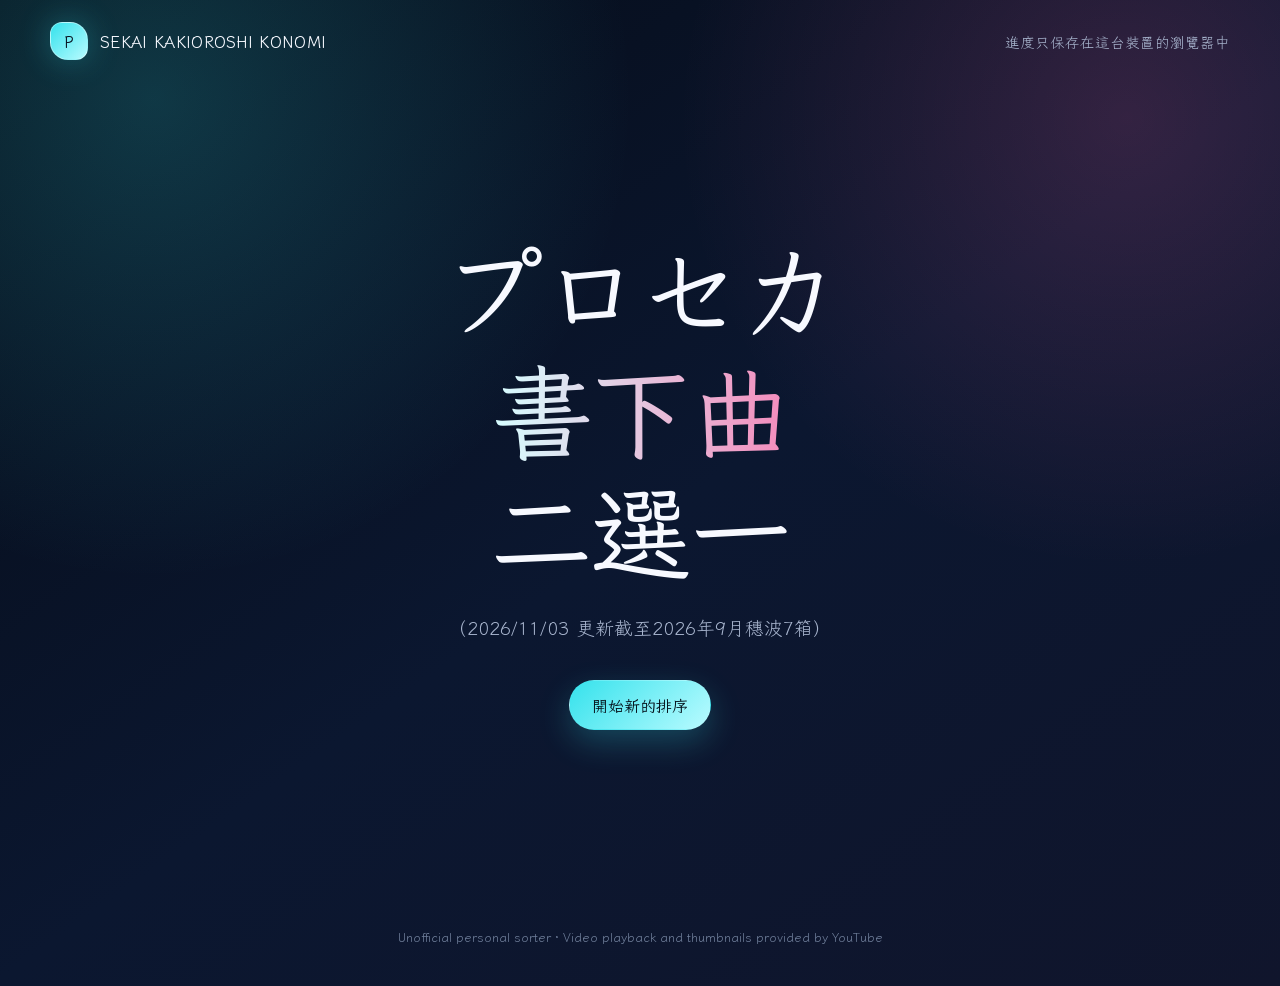
<file: index.html>
<!doctype html>
<html lang="zh-Hant">
  <head>
    <meta charset="utf-8">
    <meta name="viewport" content="width=device-width, initial-scale=1">
    <meta name="robots" content="noindex, nofollow, noarchive">
    <meta name="googlebot" content="noindex, nofollow, noarchive">
    <meta name="referrer" content="strict-origin-when-cross-origin">
    <meta name="theme-color" content="#07101f">
    <title>プロセカ 書下曲 二選一</title>
    <meta name="description" content="從 164 首プロセカ書下曲中排出你的Top 10。">
    <link rel="stylesheet" href="./css/styles.css">
  </head>
  <body>
    <header class="site-header site-shell">
      <a class="brand" href="./index.html" aria-label="返回首頁">
        <span class="brand-mark" aria-hidden="true">P</span>
        <span>SEKAI KAKIOROSHI KONOMI</span>
      </a>
      <span class="header-status" id="saved-status">進度只保存在這台裝置的瀏覽器中</span>
    </header>

    <main class="site-shell">
      <section class="hero">
        <div>
          <h1 class="hero-title">プロセカ<span>書下曲</span>二選一</h1>
          <p class="hero-copy">
            （2026/11/03 更新截至2026年9月穗波7箱）
          </p>
          <div class="hero-actions">
            <button class="button button-primary" id="start-button" type="button">開始新的排序</button>
            <button class="button button-secondary" id="continue-button" type="button" hidden>繼續上次進度</button>
          </div>
        </div>
      </section>
    </main>

    <footer class="footer site-shell">Unofficial personal sorter · Video playback and thumbnails provided by YouTube</footer>

    <script src="./js/songs.js?v=20261103-2"></script>
    <script src="./js/common.js?v=20261103-3"></script>
    <script src="./js/index.js?v=20261103-2"></script>
  </body>
</html>
</file>
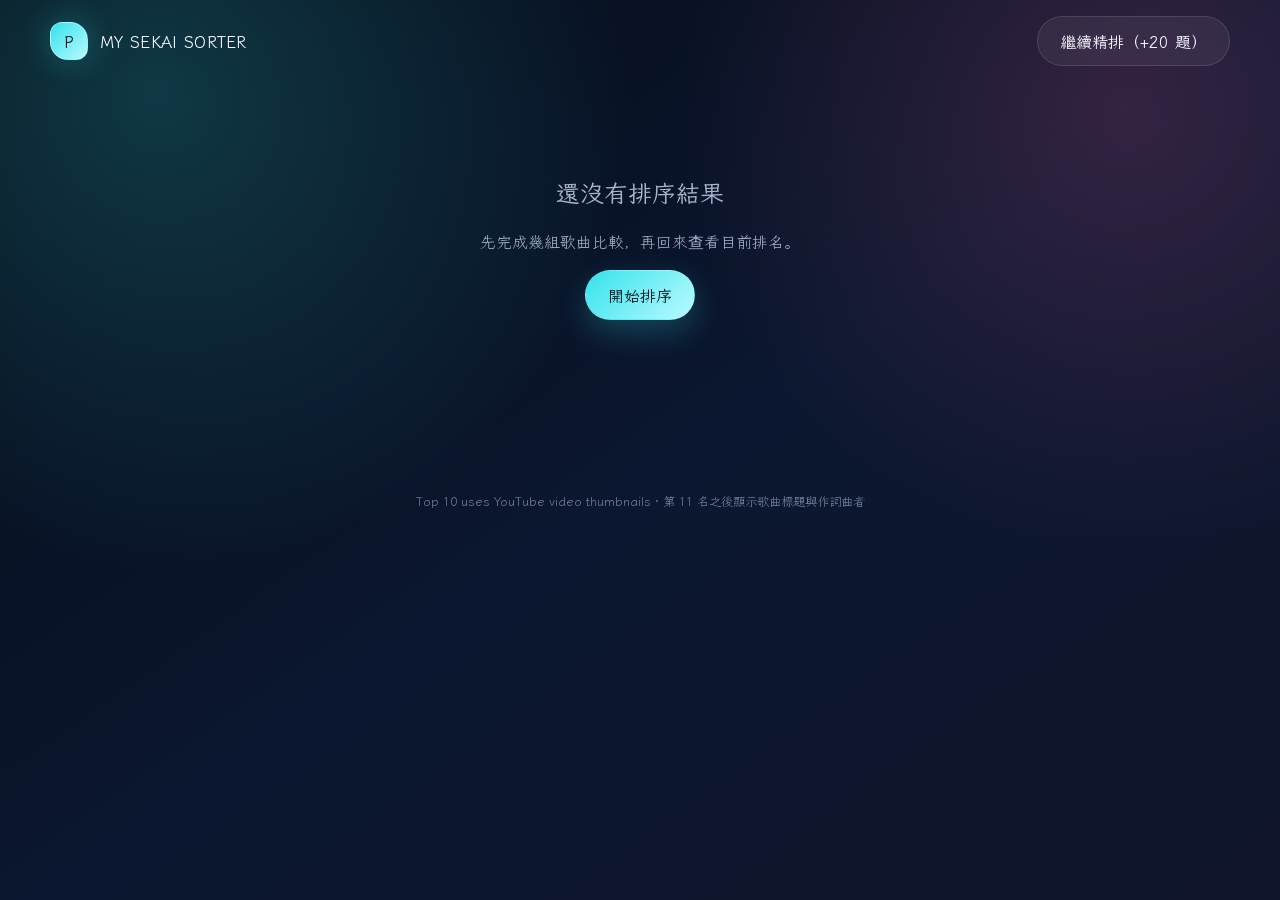
<file: results.html>
<!doctype html>
<html lang="zh-Hant">
  <head>
    <meta charset="utf-8">
    <meta name="viewport" content="width=device-width, initial-scale=1">
    <meta name="robots" content="noindex, nofollow, noarchive">
    <meta name="googlebot" content="noindex, nofollow, noarchive">
    <meta name="referrer" content="strict-origin-when-cross-origin">
    <meta name="theme-color" content="#07101f">
    <title>我的歌曲排名｜プロセカ 書き下ろし楽曲</title>
    <link rel="stylesheet" href="./css/styles.css">
  </head>
  <body>
    <header class="site-header site-shell">
      <a class="brand" href="./index.html" aria-label="返回首頁">
        <span class="brand-mark" aria-hidden="true">P</span>
        <span>MY SEKAI SORTER</span>
      </a>
      <button class="button button-secondary" id="continue-sorting" type="button">繼續精排（+20 題）</button>
    </header>

    <main class="page-main site-shell">
      <section class="empty-state" id="empty-state" hidden>
        <h1>還沒有排序結果</h1>
        <p>先完成幾組歌曲比較，再回來查看目前排名。</p>
        <a class="button button-primary" href="./sorter.html">開始排序</a>
      </section>

      <div id="result-content">
        <section class="result-hero">
          <label class="nickname-field" for="nickname-input">
            <span>暱稱</span>
            <input id="nickname-input" type="text" maxlength="24" autocomplete="nickname" placeholder="輸入暱稱">
          </label>
          <div class="page-heading">
            <div>
              <h1 class="page-title">MY TOP 10</h1>
            </div>
            <div>
              <div class="result-actions">
                <button class="button button-primary" id="export-button" type="button">下載圖片</button>
                <button class="button button-danger" id="restart-button" type="button">重新開始</button>
              </div>
              <p class="export-status" id="export-status" aria-live="polite"></p>
            </div>
          </div>
          <div class="top-ten-grid" id="top-ten-grid"></div>
        </section>

        <section class="full-ranking">
          <h2>第 11 名之後</h2>
          <ol class="ranking-list" id="ranking-list" start="11"></ol>
        </section>
      </div>
    </main>

    <footer class="footer site-shell">Top 10 uses YouTube video thumbnails · 第 11 名之後顯示歌曲標題與作詞曲者</footer>

    <script src="./js/songs.js?v=20261103-2"></script>
    <script src="./js/common.js?v=20261103-3"></script>
    <script src="./js/results.js?v=20261103-2"></script>
  </body>
</html>
</file>
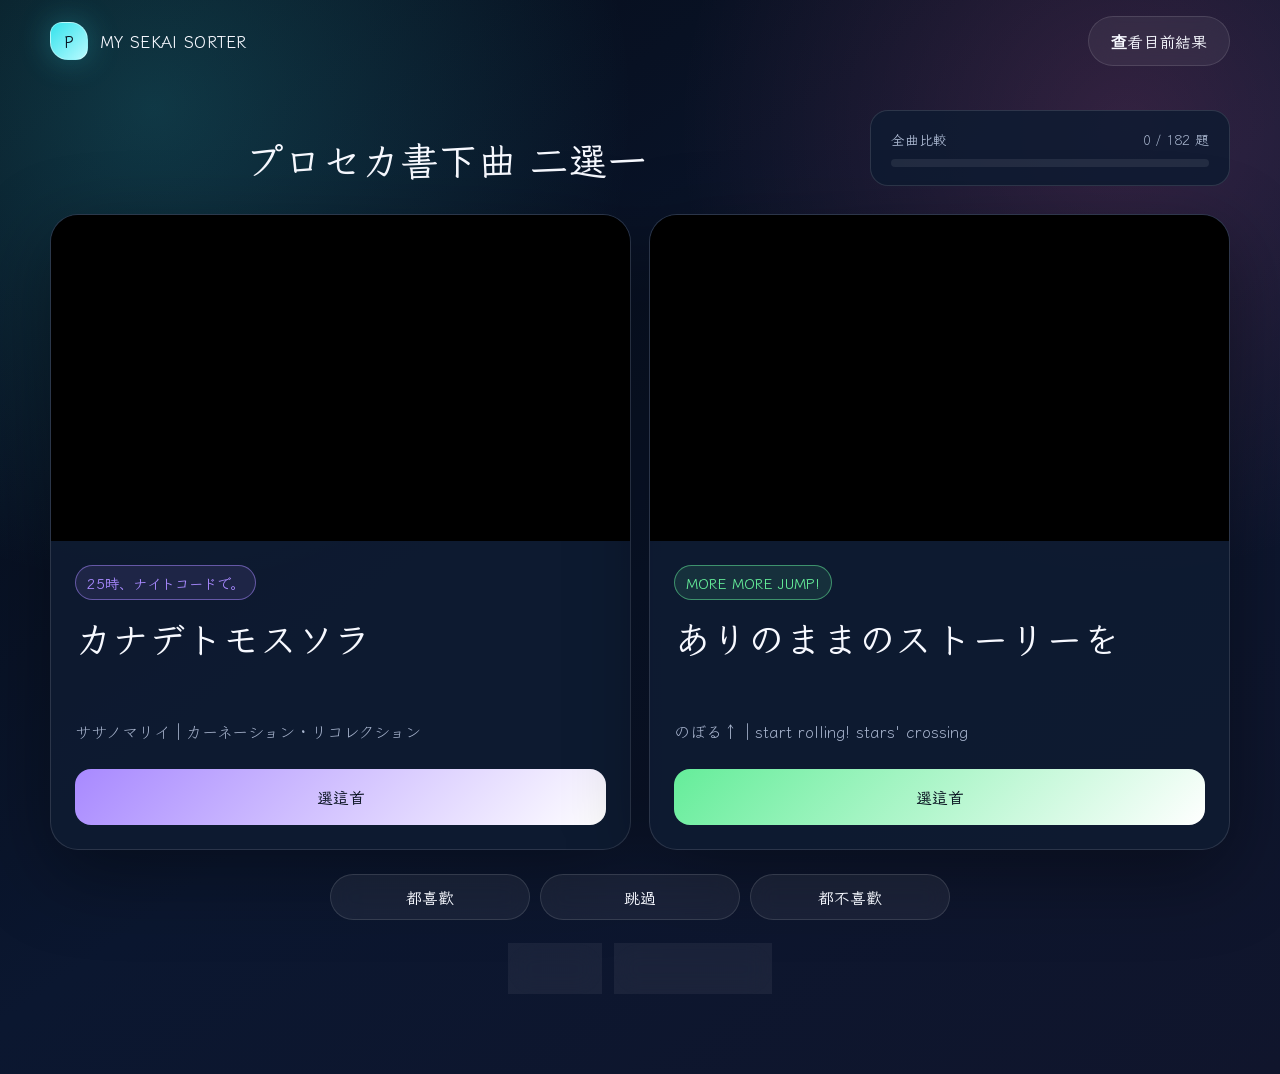
<file: sorter.html>
<!doctype html>
<html lang="zh-Hant">
  <head>
    <meta charset="utf-8">
    <meta name="viewport" content="width=device-width, initial-scale=1">
    <meta name="robots" content="noindex, nofollow, noarchive">
    <meta name="googlebot" content="noindex, nofollow, noarchive">
    <meta name="referrer" content="strict-origin-when-cross-origin">
    <meta name="theme-color" content="#07101f">
    <title>歌曲二選一｜プロセカ 書き下ろし楽曲</title>
    <link rel="stylesheet" href="./css/styles.css?v=20261103-3">
  </head>
  <body>
    <header class="site-header site-shell">
      <a class="brand" href="./index.html" aria-label="返回首頁並保留進度">
        <span class="brand-mark" aria-hidden="true">P</span>
        <span>MY SEKAI SORTER</span>
      </a>
      <a class="button button-secondary" href="./results.html">查看目前結果</a>
    </header>

    <main class="page-main site-shell">
      <section class="page-heading">
        <div class="sorter-title-wrap">
          <h1 class="page-title sorter-page-title">プロセカ書下曲 二選一</h1>
        </div>
        <div class="progress-card">
          <div class="progress-meta">
            <strong id="progress-stage">全曲比較</strong>
            <span id="progress-detail">0 / 176 題</span>
          </div>
          <div class="progress-track" role="progressbar" aria-label="排序進度" aria-valuemin="0" aria-valuemax="100" aria-valuenow="0">
            <div class="progress-bar" id="progress-bar"></div>
          </div>
        </div>
      </section>

      <section class="duel-grid" aria-label="歌曲二選一">
        <article class="song-card" id="left-card">
          <div class="video-frame">
            <div id="left-player" aria-label="左側歌曲 YouTube 播放器"></div>
          </div>
          <div class="song-info">
            <span class="song-unit" id="left-unit"></span>
            <h2 class="song-title" id="left-title"></h2>
            <p class="song-meta" id="left-meta"></p>
          </div>
          <button class="choice-button" id="left-choose" type="button">選這首</button>
        </article>

        <div class="pair-actions" aria-label="兩首歌曲的共同操作">
          <button class="button button-secondary pair-action" id="both-like-button" type="button">都喜歡</button>
          <button class="button button-secondary pair-action" id="skip-button" type="button">跳過</button>
          <button class="button button-secondary pair-action" id="both-dislike-button" type="button">都不喜歡</button>
        </div>

        <article class="song-card" id="right-card">
          <div class="video-frame">
            <div id="right-player" aria-label="右側歌曲 YouTube 播放器"></div>
          </div>
          <div class="song-info">
            <span class="song-unit" id="right-unit"></span>
            <h2 class="song-title" id="right-title"></h2>
            <p class="song-meta" id="right-meta"></p>
          </div>
          <button class="choice-button" id="right-choose" type="button">選這首</button>
        </article>
      </section>

      <div class="sorter-controls">
        <button class="button button-secondary" id="undo-button" type="button">上一題</button>
        <a class="button button-secondary" href="./index.html">暫停並返回首頁</a>
      </div>
      <p class="status-message" id="sorter-status" aria-live="polite"></p>
    </main>

    <script src="./js/songs.js?v=20261103-2"></script>
    <script src="./js/common.js?v=20261103-3"></script>
    <script src="./js/sorter.js?v=20261103-5"></script>
  </body>
</html>
</file>
<file: css/styles.css>
@import url("https://fonts.googleapis.com/css2?family=Klee+One&display=swap");

:root {
  color-scheme: dark;
  --bg: #07101f;
  --surface: rgba(15, 27, 49, 0.86);
  --surface-strong: #13233f;
  --line: rgba(255, 255, 255, 0.12);
  --text: #f7f9ff;
  --muted: #a9b6cf;
  --cyan: #35e2ec;
  --pink: #ff5fa2;
  --yellow: #ffe869;
  --violet: #9577ff;
  --radius-lg: 28px;
  --radius-md: 18px;
  --shadow: 0 24px 80px rgba(0, 0, 0, 0.38);
}

* {
  box-sizing: border-box;
}

html {
  min-height: 100%;
  scroll-behavior: smooth;
}

body {
  min-height: 100vh;
  margin: 0;
  overflow-x: hidden;
  color: var(--text);
  background:
    radial-gradient(circle at 12% 10%, rgba(53, 226, 236, 0.2), transparent 30rem),
    radial-gradient(circle at 88% 12%, rgba(255, 95, 162, 0.17), transparent 28rem),
    linear-gradient(145deg, #050b16 0%, #0b1730 52%, #10152c 100%);
  font-family: "Klee One", cursive;
  font-weight: 400;
  font-style: normal;
}

body::before {
  position: fixed;
  inset: 0;
  z-index: -1;
  content: "";
  pointer-events: none;
  opacity: 0.22;
  background-image: radial-gradient(rgba(255, 255, 255, 0.32) 0.7px, transparent 0.7px);
  background-size: 22px 22px;
  mask-image: linear-gradient(to bottom, black, transparent 80%);
}

a {
  color: inherit;
  text-decoration: none;
}

button,
a {
  -webkit-tap-highlight-color: transparent;
}

button {
  font: inherit;
}

.site-shell {
  width: min(1180px, calc(100% - 32px));
  margin: 0 auto;
}

.site-header {
  display: flex;
  align-items: center;
  justify-content: space-between;
  min-height: 82px;
  gap: 20px;
}

.brand {
  display: inline-flex;
  align-items: center;
  gap: 12px;
  font-weight: 900;
  letter-spacing: 0.02em;
}

.brand-mark {
  display: grid;
  width: 38px;
  height: 38px;
  place-items: center;
  border: 1px solid rgba(255, 255, 255, 0.35);
  border-radius: 12px 18px 12px 18px;
  color: #08111f;
  background: linear-gradient(135deg, var(--cyan), #b7fbff);
  box-shadow: 0 0 32px rgba(53, 226, 236, 0.3);
}

.header-status {
  color: var(--muted);
  font-size: 0.92rem;
}

.hero {
  display: flex;
  min-height: calc(100vh - 82px);
  padding: 64px 0 92px;
  align-items: center;
  justify-content: center;
  text-align: center;
}

.hero > div {
  width: min(100%, 1000px);
  min-width: 0;
  margin: 0 auto;
}

h1,
h2,
h3,
p {
  margin-top: 0;
}

.hero-title {
  max-width: 100%;
  margin-bottom: 24px;
  font-size: clamp(2.8rem, 8vw, 6.8rem);
  line-height: 1.18;
  letter-spacing: -0.025em;
  overflow-wrap: normal;
  text-wrap: balance;
  word-break: keep-all;
}

.hero-title span {
  display: block;
  color: transparent;
  background: linear-gradient(90deg, var(--cyan), #d7fcff 36%, var(--pink) 76%, var(--yellow));
  -webkit-background-clip: text;
  background-clip: text;
}

.hero-copy {
  max-width: 900px;
  margin: 0 auto 36px;
  color: var(--muted);
  font-size: clamp(1rem, 2vw, 1.18rem);
  line-height: 1.8;
  overflow-wrap: anywhere;
}

.hero-actions {
  justify-content: center;
}

.hero-actions,
.result-actions,
.sorter-controls {
  display: flex;
  flex-wrap: wrap;
  gap: 12px;
}

.button {
  display: inline-flex;
  min-height: 50px;
  padding: 0 22px;
  align-items: center;
  justify-content: center;
  border: 1px solid transparent;
  border-radius: 999px;
  cursor: pointer;
  font-weight: 850;
  transition: transform 160ms ease, box-shadow 160ms ease, border-color 160ms ease, background 160ms ease;
}

.button:hover {
  transform: translateY(-2px);
}

.button:focus-visible,
.choice-button:focus-visible,
.icon-button:focus-visible {
  outline: 3px solid rgba(53, 226, 236, 0.55);
  outline-offset: 3px;
}

.button-primary {
  color: #06131c;
  background: linear-gradient(135deg, var(--cyan), #b9fbff);
  box-shadow: 0 12px 32px rgba(53, 226, 236, 0.24);
}

.button-secondary {
  color: var(--text);
  border-color: var(--line);
  background: rgba(255, 255, 255, 0.06);
  backdrop-filter: blur(12px);
}

.button-danger {
  color: #ffd5e5;
  border-color: rgba(255, 95, 162, 0.35);
  background: rgba(255, 95, 162, 0.1);
}

.button[hidden] {
  display: none;
}

.page-main {
  padding: 28px 0 80px;
}

.page-heading {
  display: flex;
  margin-bottom: 28px;
  align-items: end;
  justify-content: space-between;
  gap: 28px;
}

.page-title {
  margin-bottom: 8px;
  font-size: clamp(2rem, 5vw, 4.2rem);
  letter-spacing: -0.045em;
}

.sorter-title-wrap {
  flex: 1;
  min-width: 0;
  text-align: center;
}

.sorter-page-title {
  margin: 0;
  font-size: clamp(1.5rem, 3vw, 2.4rem);
  line-height: 1.4;
  letter-spacing: 0.02em;
  word-break: keep-all;
}

.page-subtitle {
  margin: 0;
  color: var(--muted);
  line-height: 1.6;
}

.progress-card {
  min-width: min(360px, 100%);
  padding: 18px 20px;
  border: 1px solid var(--line);
  border-radius: var(--radius-md);
  background: var(--surface);
}

.progress-meta {
  display: flex;
  margin-bottom: 10px;
  justify-content: space-between;
  gap: 20px;
  color: var(--muted);
  font-size: 0.86rem;
}

.progress-track {
  height: 8px;
  overflow: hidden;
  border-radius: 999px;
  background: rgba(255, 255, 255, 0.08);
}

.progress-bar {
  width: 0;
  height: 100%;
  border-radius: inherit;
  background: linear-gradient(90deg, var(--cyan), var(--pink));
  transition: width 240ms ease;
}

.duel-grid {
  display: grid;
  grid-template-columns: repeat(2, minmax(0, 1fr));
  align-items: stretch;
  gap: 18px;
}

#left-card {
  grid-column: 1;
  grid-row: 1;
}

#right-card {
  grid-column: 2;
  grid-row: 1;
}

.song-card {
  overflow: hidden;
  border: 1px solid var(--line);
  border-radius: var(--radius-lg);
  background: var(--surface);
  box-shadow: var(--shadow);
}

.video-frame {
  position: relative;
  aspect-ratio: 16 / 9;
  background: #000;
}

.video-frame iframe {
  width: 100%;
  height: 100%;
  border: 0;
}

.video-frame > div {
  width: 100%;
  height: 100%;
}

.song-info {
  min-height: 216px;
  padding: 24px;
}

.song-unit {
  display: inline-flex;
  margin-bottom: 14px;
  padding: 6px 11px;
  border: 1px solid color-mix(in srgb, var(--unit-color, var(--cyan)) 52%, transparent);
  border-radius: 999px;
  color: var(--unit-color, var(--cyan));
  background: color-mix(in srgb, var(--unit-color, var(--cyan)) 11%, transparent);
  font-size: 0.9rem;
  font-weight: 900;
}

.song-title {
  min-height: 2.5em;
  margin-bottom: 12px;
  font-size: clamp(1.55rem, 3.4vw, 2.3rem);
  line-height: 1.25;
}

.song-meta {
  margin: 0;
  color: var(--muted);
  font-size: 1.02rem;
  line-height: 1.65;
}

.choice-button {
  width: calc(100% - 48px);
  min-height: 56px;
  margin: 0 24px 24px;
  border: 0;
  border-radius: 16px;
  cursor: pointer;
  color: #07111f;
  background: linear-gradient(135deg, var(--unit-color, var(--cyan)), #fff);
  font-weight: 950;
  transition: transform 160ms ease, filter 160ms ease;
}

.choice-button:hover {
  filter: brightness(1.06);
  transform: translateY(-2px);
}

.pair-actions {
  display: grid;
  grid-column: 1 / -1;
  grid-row: 2;
  grid-template-columns: repeat(3, minmax(0, 1fr));
  width: min(100%, 620px);
  margin: 6px auto 0;
  gap: 10px;
}

.pair-action {
  width: 100%;
  min-height: 46px;
  padding: 10px 12px;
  justify-content: center;
  white-space: nowrap;
}

.sorter-controls {
  margin-top: 24px;
  justify-content: center;
}

.status-message {
  min-height: 24px;
  margin: 18px 0 0;
  color: var(--muted);
  text-align: center;
  font-size: 0.88rem;
}

.status-message:empty {
  display: none;
}

.result-hero {
  padding: 30px;
  border: 1px solid var(--line);
  border-radius: var(--radius-lg);
  background: linear-gradient(140deg, rgba(53, 226, 236, 0.12), rgba(255, 95, 162, 0.1));
}

.nickname-field {
  display: grid;
  width: min(100%, 420px);
  margin-bottom: 26px;
  gap: 8px;
  color: var(--muted);
  font-size: 0.92rem;
}

.nickname-field input {
  width: 100%;
  min-height: 48px;
  padding: 10px 14px;
  border: 1px solid var(--line);
  border-radius: 14px;
  outline: none;
  color: var(--text);
  background: rgba(7, 16, 31, 0.72);
  font: inherit;
  font-size: 1.05rem;
}

.nickname-field input:focus {
  border-color: var(--cyan);
  box-shadow: 0 0 0 3px rgba(53, 226, 236, 0.16);
}

.top-ten-grid {
  display: grid;
  margin-top: 26px;
  grid-template-columns: repeat(3, minmax(0, 1fr));
  gap: 16px;
}

.rank-card {
  position: relative;
  overflow: hidden;
  border: 1px solid var(--line);
  border-radius: var(--radius-md);
  background: var(--surface-strong);
}

.rank-card:first-child {
  display: grid;
  grid-column: 1 / -1;
  grid-template-columns: minmax(0, 1.55fr) minmax(240px, 0.75fr);
}

.rank-image-wrap {
  aspect-ratio: 16 / 9;
  overflow: hidden;
  background: #05080e;
}

.rank-card:first-child .rank-image-wrap {
  aspect-ratio: auto;
  min-height: 310px;
}

.rank-image {
  width: 100%;
  height: 100%;
  object-fit: cover;
}

.rank-copy {
  padding: 18px;
}

.rank-card:first-child .rank-copy {
  display: flex;
  padding: 28px;
  flex-direction: column;
  justify-content: center;
}

.rank-number {
  display: block;
  margin-bottom: 8px;
  color: var(--cyan);
  font-size: 1.3rem;
  font-weight: 950;
}

.rank-card:first-child .rank-number {
  font-size: 2.5rem;
}

.rank-title {
  margin-bottom: 8px;
  font-size: 1.16rem;
  line-height: 1.35;
}

.rank-card:first-child .rank-title {
  font-size: 2.05rem;
}

.rank-creator {
  margin: 0 0 4px;
  color: var(--text);
  font-size: 0.9rem;
  line-height: 1.4;
}

.rank-card:first-child .rank-creator {
  font-size: 1.05rem;
}

.rank-unit {
  margin: 0;
  color: var(--muted);
  font-size: 0.82rem;
  line-height: 1.45;
}

.full-ranking {
  margin-top: 28px;
  padding: 26px;
  border: 1px solid var(--line);
  border-radius: var(--radius-lg);
  background: var(--surface);
}

.full-ranking h2 {
  margin-bottom: 20px;
}

.ranking-list {
  display: grid;
  margin: 0;
  padding: 0;
  grid-template-columns: repeat(2, minmax(0, 1fr));
  gap: 0 30px;
  list-style: none;
}

.ranking-item {
  display: grid;
  min-height: 58px;
  padding: 10px 0;
  align-items: center;
  border-bottom: 1px solid rgba(255, 255, 255, 0.07);
  grid-template-columns: 44px minmax(0, 1fr);
  gap: 12px;
}

.ranking-position {
  color: var(--muted);
  font-variant-numeric: tabular-nums;
  font-weight: 800;
}

.ranking-name {
  display: block;
  overflow: hidden;
  text-overflow: ellipsis;
  white-space: nowrap;
}

.ranking-details {
  min-width: 0;
}

.ranking-creator {
  display: block;
  margin-top: 3px;
  overflow: hidden;
  color: var(--muted);
  font-size: 0.82rem;
  line-height: 1.35;
  text-overflow: ellipsis;
  white-space: nowrap;
}

.empty-state {
  padding: 64px 24px;
  color: var(--muted);
  text-align: center;
}

.export-status {
  min-height: 24px;
  margin-top: 14px;
  color: var(--muted);
  font-size: 0.88rem;
}

.footer {
  padding: 28px 0 40px;
  color: #71809c;
  font-size: 0.78rem;
  text-align: center;
}

@media (max-width: 900px) {
  .hero {
    grid-template-columns: 1fr;
    gap: 46px;
  }

  .hero-title {
    font-size: clamp(3.4rem, 14vw, 6.5rem);
  }

  .page-heading {
    align-items: stretch;
    flex-direction: column;
  }

  .progress-card {
    width: 100%;
  }

  .duel-grid {
    grid-template-columns: 1fr;
  }

  #left-card {
    grid-column: 1;
    grid-row: 1;
  }

  #right-card {
    grid-column: 1;
    grid-row: 3;
  }

  .pair-actions {
    display: grid;
    grid-column: 1;
    grid-row: 2;
    grid-template-columns: repeat(3, minmax(0, 1fr));
    width: min(100%, 430px);
    margin: -4px auto;
    gap: 8px;
  }

  .pair-action {
    min-height: 44px;
    padding: 9px 6px;
    font-size: 0.88rem;
  }

  .top-ten-grid {
    grid-template-columns: repeat(2, minmax(0, 1fr));
  }

  .rank-card:first-child {
    grid-template-columns: 1fr;
  }

  .rank-card:first-child .rank-image-wrap {
    min-height: 0;
    aspect-ratio: 16 / 9;
  }
}

@media (max-width: 640px) {
  .site-shell {
    width: min(100% - 20px, 1180px);
  }

  .site-header {
    min-height: 68px;
  }

  .header-status {
    display: none;
  }

  .hero {
    min-height: auto;
    padding: 52px 0 70px;
  }

  .hero-title {
    font-size: clamp(3rem, 18vw, 5rem);
  }

  .top-ten-grid,
  .ranking-list {
    grid-template-columns: 1fr;
  }

  .result-hero,
  .full-ranking {
    padding: 20px;
  }

  .song-info {
    min-height: 0;
    padding: 20px;
  }

  .choice-button {
    width: calc(100% - 40px);
    margin: 0 20px 20px;
  }

  .hero-actions .button,
  .result-actions .button,
  .sorter-controls .button {
    width: 100%;
  }
}

@media (prefers-reduced-motion: reduce) {
  *,
  *::before,
  *::after {
    scroll-behavior: auto !important;
    transition-duration: 0.01ms !important;
  }
}
</file>
